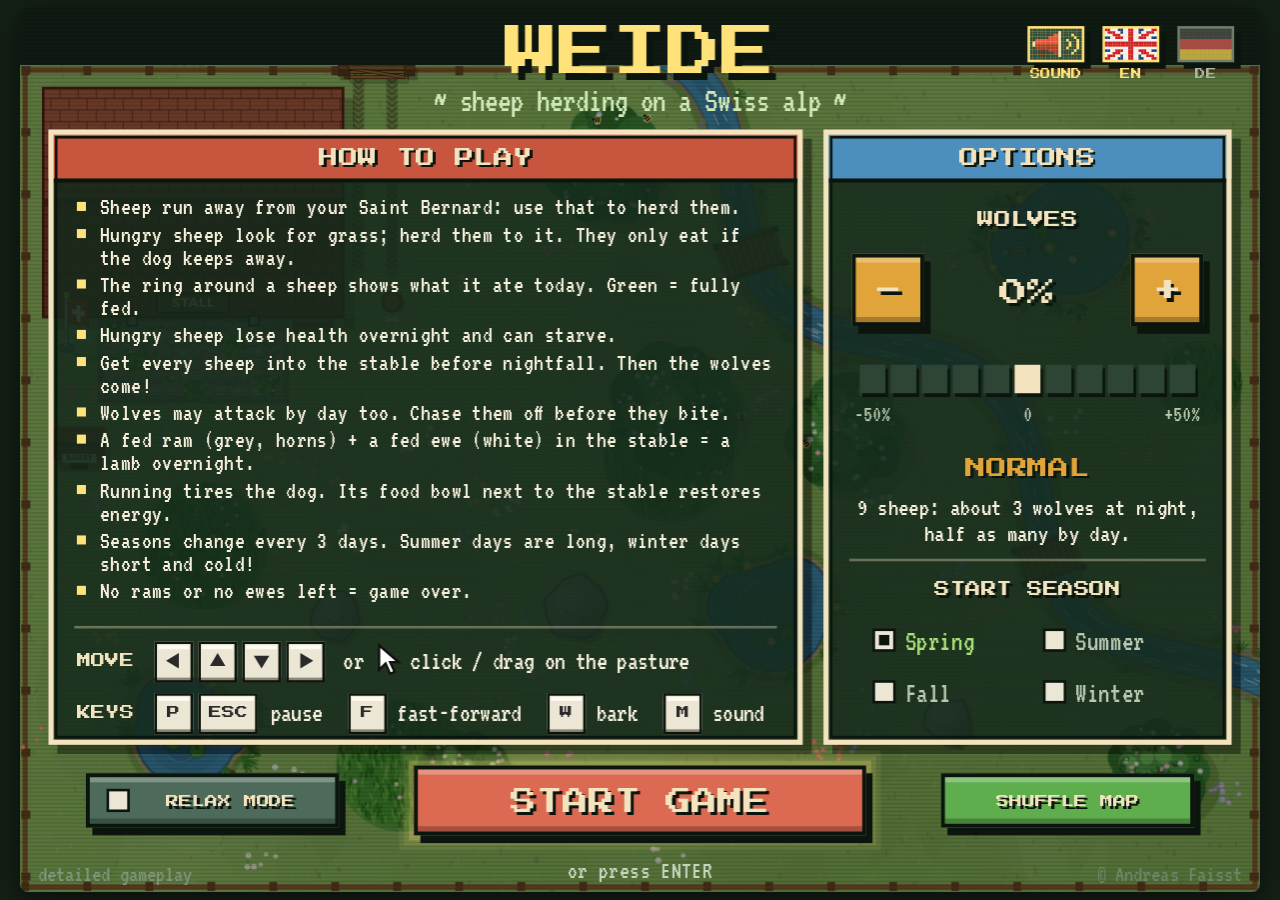
<file: index.html>
<!DOCTYPE html>
<html lang="en">
<head>
  <meta charset="UTF-8">
  <meta name="viewport" content="width=device-width, initial-scale=1">
  <title>Weide – Sheep Herding</title>
  <link rel="icon" type="image/svg+xml" href="favicon.svg">
  <link rel="icon" type="image/png" sizes="32x32" href="favicon-32.png">
  <link rel="apple-touch-icon" href="apple-touch-icon.png">
  <link href="fonts.css" rel="stylesheet">
  <style>
    html, body { margin: 0; height: 100%; background: #142016; }
    body { display: flex; align-items: center; justify-content: center; overflow: hidden; }
    canvas {
      display: block;
      border-radius: 8px;
      box-shadow: 0 8px 32px rgba(0, 0, 0, 0.55);
      cursor: crosshair;
      touch-action: none;
    }
  </style>
</head>
<body>
  <canvas id="game"></canvas>
  <script>
    // Load the tuning (config.js), the recorded sounds, the sounds (sound.js) and then the game (game.js), always the newest
    // versions (avoids the browser using an old cached copy).
    for (const file of ['config.js', 'soundeffects/sounds.js', 'sound.js', 'game.js']) {
      const js = document.createElement('script');
      js.src = file + '?v=' + Date.now();
      js.async = false;               // keep the order: config first
      document.body.appendChild(js);
    }
  </script>
</body>
</html>
</file>
<file: fonts.css>
/* Retro fonts for the menus, embedded so the game also works offline.
   "Press Start 2P" by CodeMan38 and "VT323" by Peter Hull,
   both licensed under the SIL Open Font License 1.1 (via Fontsource). */
@font-face {
  font-family: "Press Start 2P";
  font-style: normal;
  font-weight: 400;
  font-display: swap;
  src: url([data-uri]) format("woff2");
}
@font-face {
  font-family: "VT323";
  font-style: normal;
  font-weight: 400;
  font-display: swap;
  src: url([data-uri]) format("woff2");
}
</file>
